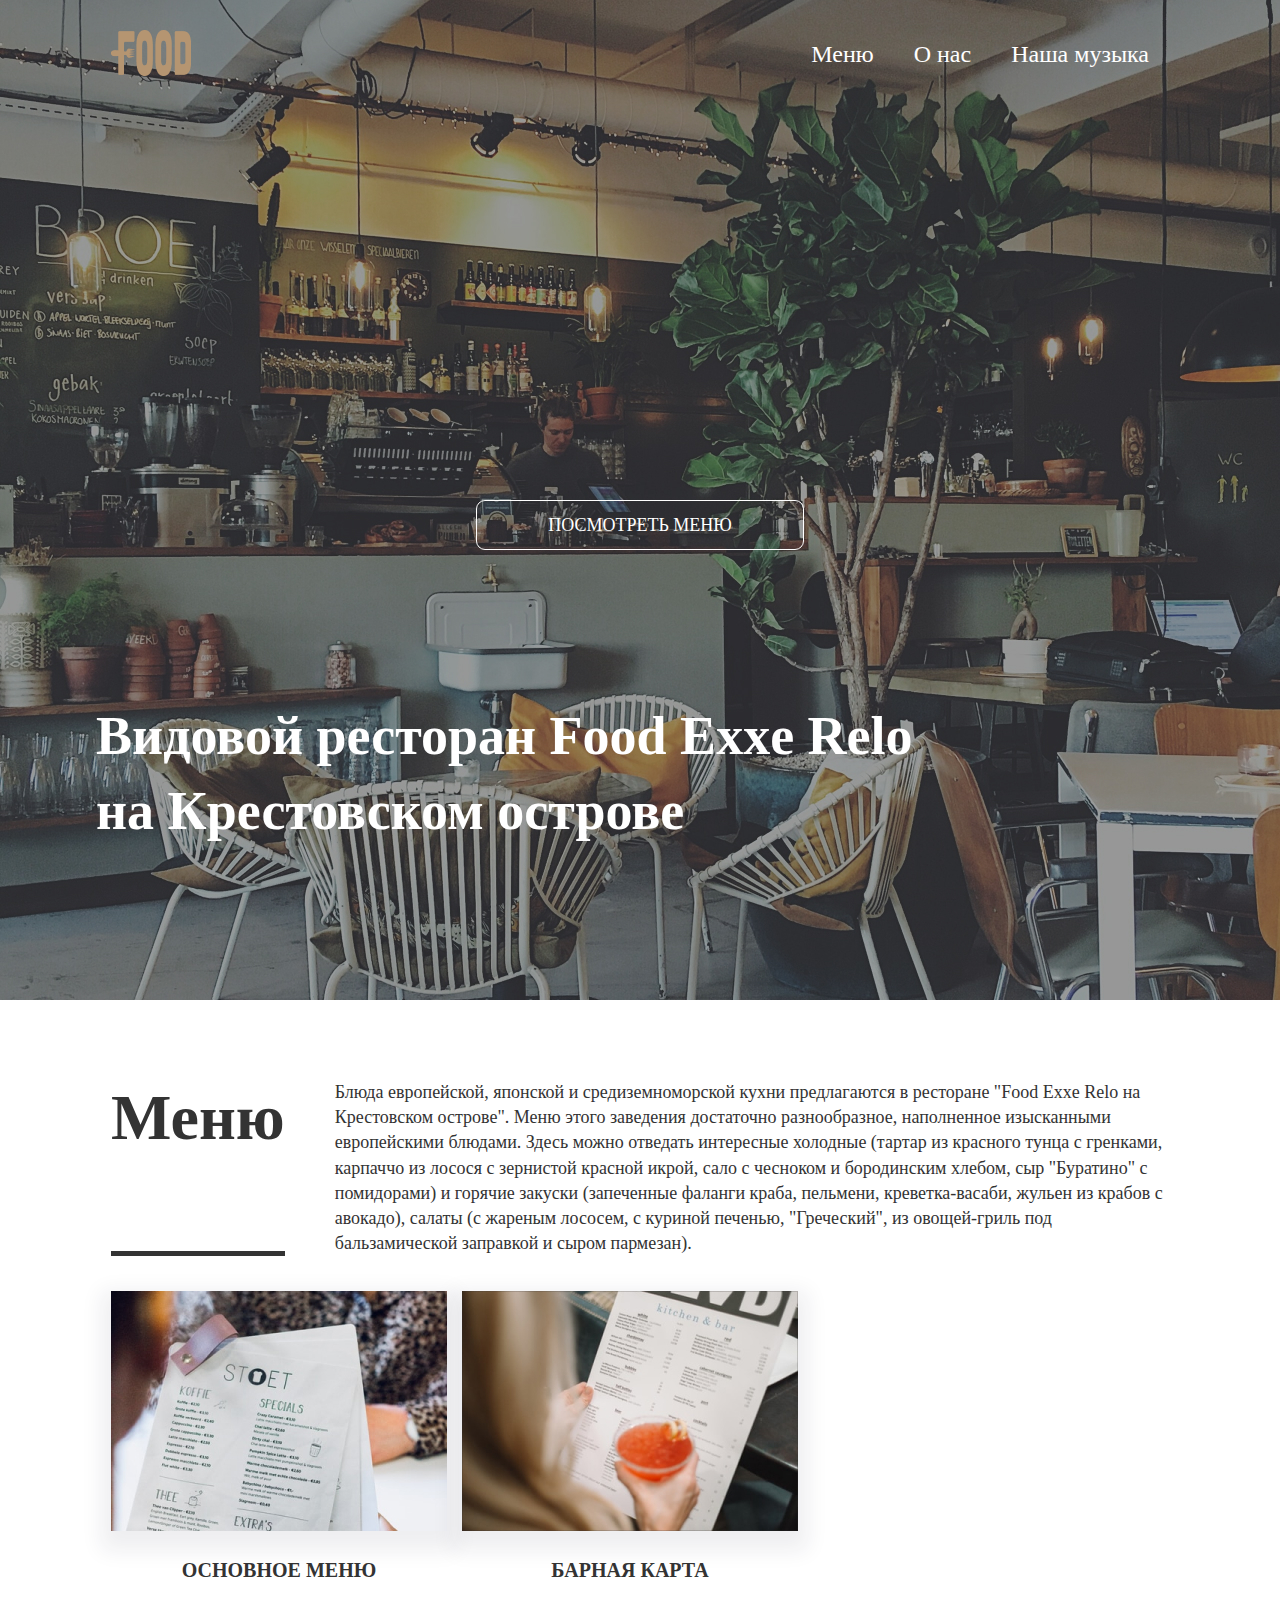
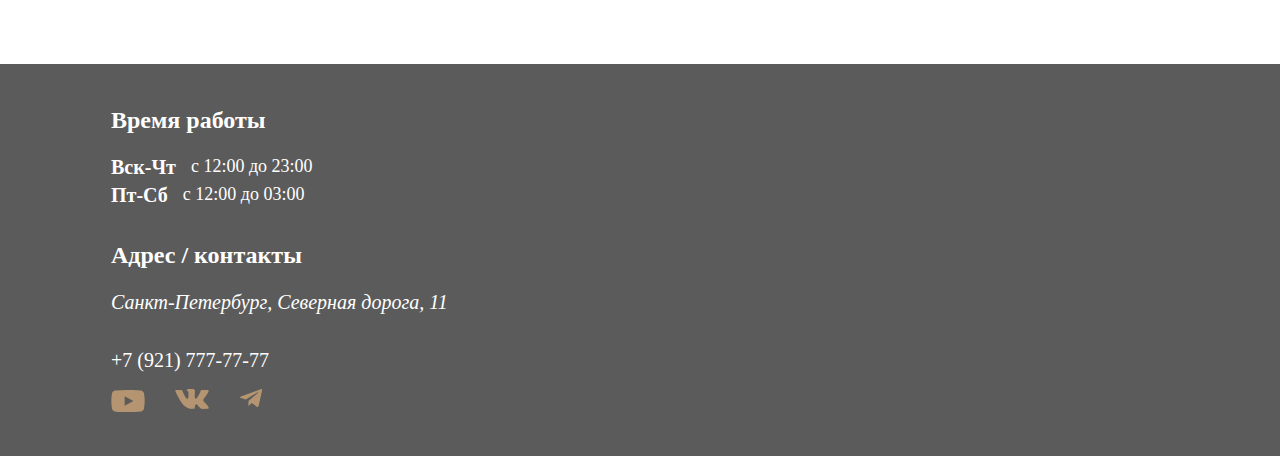
<file: index.html>
<!DOCTYPE html>
<html lang="ru">
<head>
   <meta charset="UTF-8">
   <meta http-equiv="X-UA-Compatible" content="IE=edge">
   <meta name="viewport" content="width=device-width, initial-scale=1.0">
   <link rel="icon" href="favicon.ico" type="image/x-icon">
   <link rel="stylesheet" href="styles/style.css">
   <title>Главная страница</title>
</head>
<body>
   <div class="wrapper">
<!---Шапка сайта--->
<header class="header">
   <div class="header__container">
      <a href="index.html" class="header__block">
         <img src="images/logo.png" alt="логотип" class="header__logo">
      </a>
   
      <nav class="header__nav">
         
         <ul class="header__list">
            <li class="header__item">
               <a class="header__link" href="menu.html" target="_blank">Меню</a>
            </li>
             <li>
               <a class="header__link" href="aboutUs.html" target="_blank">О нас</a>
            </li>
             <li>
               <a class="header__link" href="playlist.html" target="_blank">Наша музыка</a>
            </li>
         </ul>
      </nav>
   </div>
   
</header>
<!---Боковая панель--->
<aside class="aside">
   <div class="aside-block--1">

   </div>
   <div class="aside-block--2">

   </div>
</aside>
<main class="page">
   
      <section class="page__main main">
         <div class="main__container">
         <h1 class="main__title">Видовой ресторан Food Exxe Relo на Крестовском острове</h1>
         <a href="#" class="main__btn">Посмотреть меню</a>
      </div>
      </section>
       <section class="page__menu menu">
         <div class="menu__container">
            <div class="menu__top">
               <h2 class="menu__title">Меню</h2>
               <p class="menu__text">Блюда европейской, японской и средиземноморской кухни предлагаются в ресторане "Food Exxe Relo на Крестовском острове". Меню этого заведения достаточно разнообразное, наполненное изысканными европейскими блюдами. Здесь можно отведать интересные холодные (тартар из красного тунца с гренками, карпаччо из лосося с зернистой красной икрой, сало с чесноком и бородинским хлебом, сыр "Буратино" с помидорами) и горячие закуски (запеченные фаланги краба, пельмени, креветка-васаби, жульен из крабов с авокадо), салаты (с жареным лососем, с куриной печенью, "Греческий", из овощей-гриль под бальзамической заправкой и сыром пармезан). </p>
            </div>
          
            <div class="menu__items">
               <div class="menu__item item-menu">
                  <div class="item-menu__body">
                     <img src="images/categoriy-1.jpg" alt="категория" class="item-menu__img">
                     <a class="menu__link" href="#">Основное меню</a>
                  </div>
                 
               </div>
               <div class="menu__item">
                  <div class="item-menu__body">
                     <img src="images/categoriy-2.jpg" alt="категория" class="item-menu__img">
                     <a class="menu__link" href="#">Барная карта</a>
                  </div>
                  
               </div>
              
            </div>
         </div>
         
      </section>
   

</main>
<!---Подвал сайта--->
<footer class="footer">
   <div class="footer__container">
      <div class="footer__body">
         <p class="footer__text">Время работы</p>
         <div class="footer__timetable timetable">
            <div class="timetable__body">
               <h2 class="timetable__title">Вск-Чт</h2>
               <div class="timetable__text">с 12:00 до 23:00</div>
            </div>
            <div class="timetable__body">
               <h2 class="timetable__title">Пт-Сб</h2>
               <div class="timetable__text">с 12:00 до 03:00</div>
            </div>
         </div>
      </div>
      <p class="footer__text">Адрес / контакты</p>
      <address class="footer__address">
         Санкт-Петербург,
         Северная дорога, 11 
      </address>
      <a href="tel:+79217777777" class="footer__link">+7 (921) 777-77-77</a>
      <div class="footer__social social">
         <a href="#">
            <img src="images/social-1.svg" alt="ютуб">
         </a>
         <a href="#">
            <img src="images/social-2.svg" alt="ВК">
         </a>
         <a href="#">
            <img src="images/social-3.svg" alt="телеграмм">
         </a>
      </div>
      
   </div>
 
</footer>
   </div>
   
   
</body>
</html>
</file>
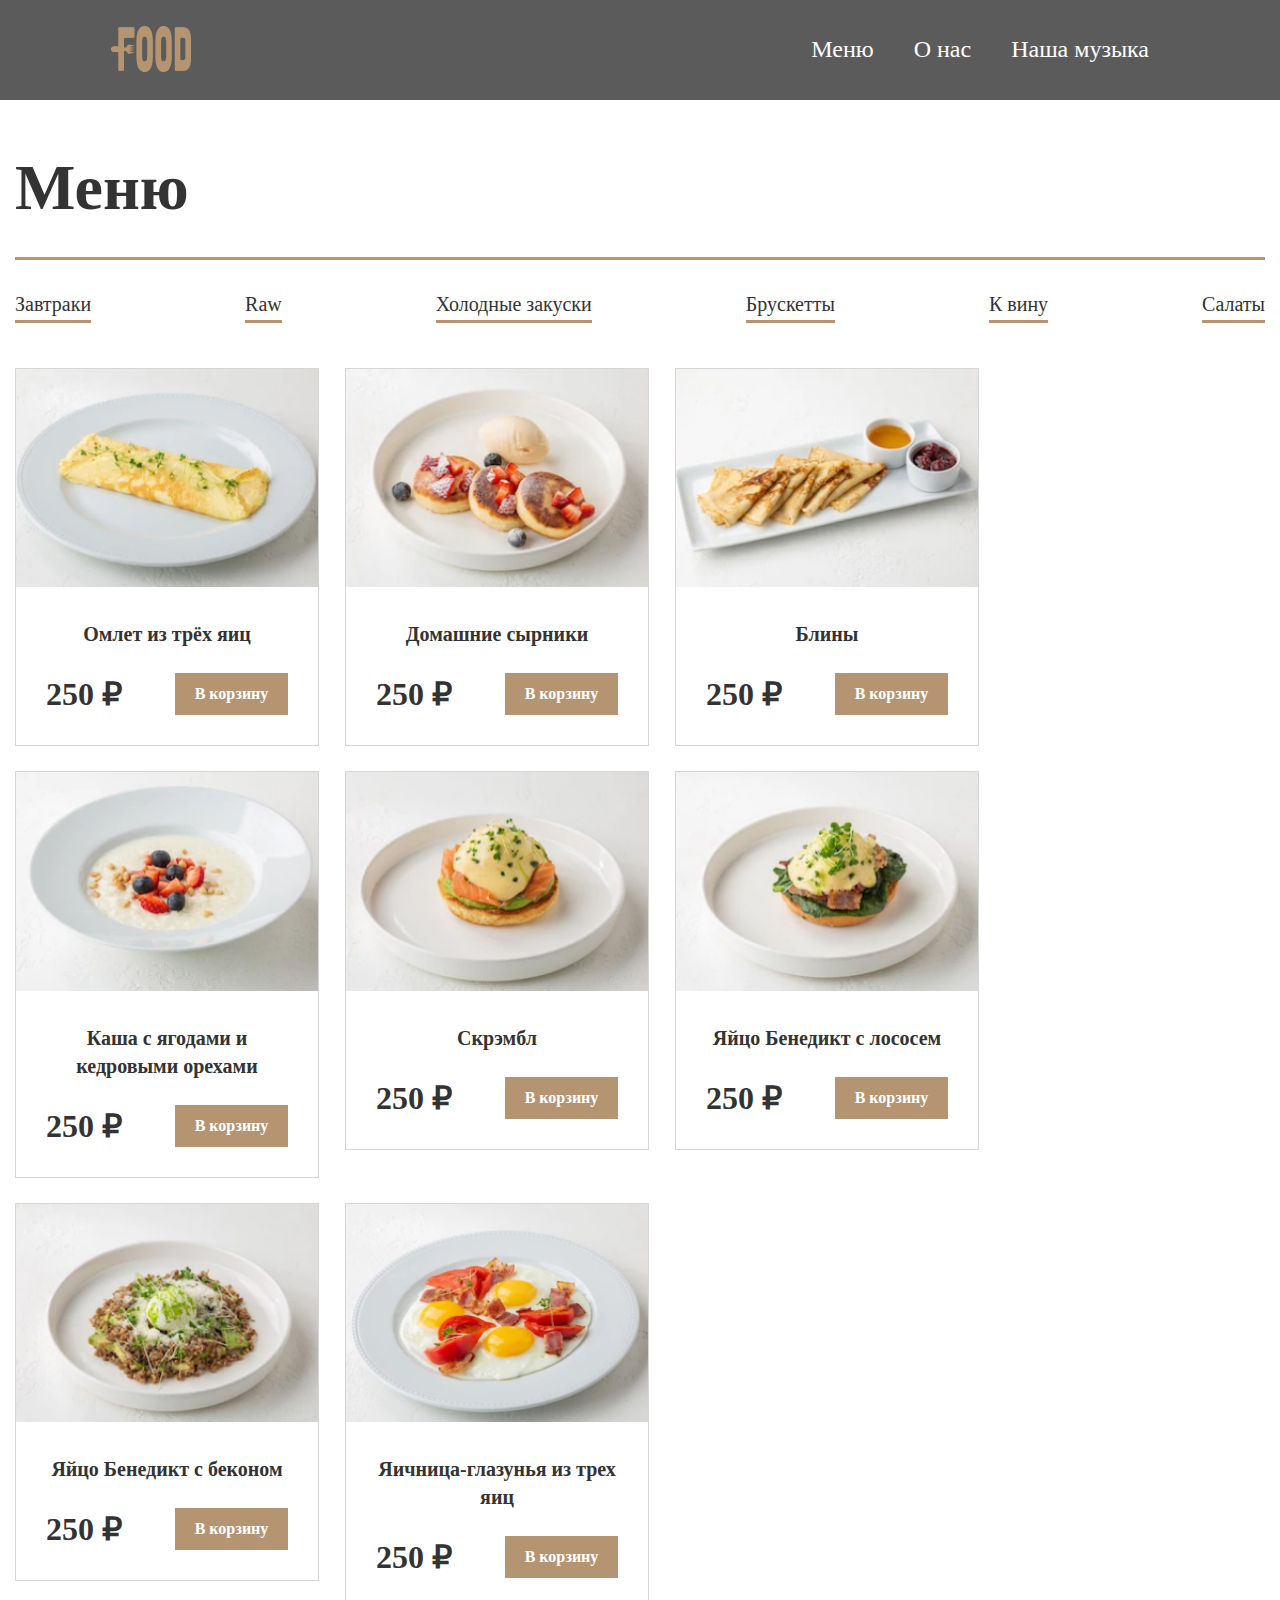
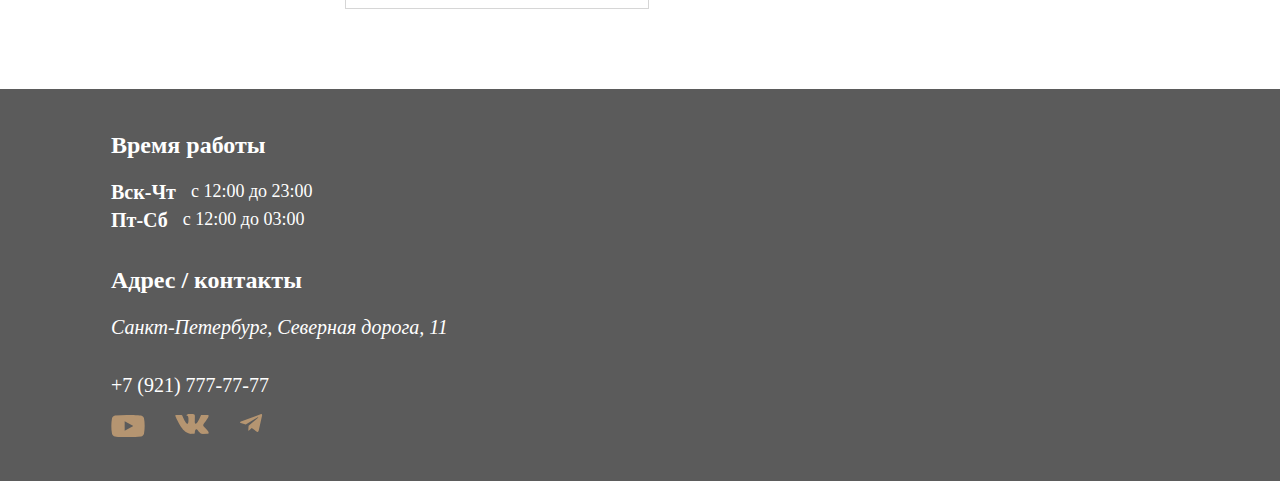
<file: menu.html>
<!DOCTYPE html>
<html lang="ru">
<head>
   <meta charset="UTF-8">
   <meta http-equiv="X-UA-Compatible" content="IE=edge">
   <meta name="viewport" content="width=device-width, initial-scale=1.0">
   <link rel="icon" href="favicon.ico" type="image/x-icon">
   <link rel="stylesheet" href="styles/style.css">
   <title>Главная страница</title>
</head>
<body>
   <div class="wrapper">
<!---Шапка сайта--->
<header class="header-menu">
   <div class="header__container">
      <a href="index.html" class="header__block">
         <img src="images/logo.png" alt="логотип" class="header__logo">
      </a>
      <nav class="header__nav">
         
         <ul class="header__list">
            <li class="header__item">
               <a class="header__link" href="menu.html" target="_blank">Меню</a>
            </li>
             <li>
               <a class="header__link" href="aboutUs.html" target="_blank">О нас</a>
            </li>
             <li>
               <a class="header__link" href="playlist.html" target="_blank">Наша музыка</a>
            </li>
         </ul>
      </nav>
   </div>
   
</header>
<!---Боковая панель--->
<aside class="aside">
   <div class="aside-block--1">

   </div>
   <div class="aside-block--2">

   </div>
</aside>
<main class="page menu-page">
   <div class="menu-page__container">
      <h1 class="menu-page__title">Меню</h1>
      <nav class="menu-page__nav">
         <ul class="menu-page__list">
            <li class="menu-page__item">
               <a href="#" class="menu-page__link">Завтраки </a>
            </li>
            <li class="menu-page__item">
               <a href="#" class="menu-page__link">Raw</a>
            </li>
            <li class="menu-page__item">
               <a href="#" class="menu-page__link">Холодные закуски</a>
            </li>
            <li class="menu-page__item">
               <a href="#" class="menu-page__link">Брускетты </a>
            </li>
            <li class="menu-page__item">
               <a href="#" class="menu-page__link">К вину </a>
            </li>
            <li class="menu-page__item">
               <a href="#" class="menu-page__link">Салаты</a>
            </li>
         </ul>
      </nav>
    
      <section class="menu-page__body body-menu">
         <div class="body-menu__items">
            <div class="body-menu__column">
               <div class="body-menu__item">
                  <img src="images/menu-1.jpg" alt="блюдо" class="body-menu__img">
                  <div class="body-menu__body">
                     <a href="#" class="body-menu__title">Омлет из трёх яиц</a>
                     <div class="body-menu__bottom">
                        <div class="body-menu__price">250 ₽</div>
                        <a href="#" class="body-menu__btn">В корзину</a>
                     </div>
                  </div>
                  
               </div>
               
            </div>
            <div class="body-menu__column">
               <div class="body-menu__item">
                  <img src="images/menu-2.jpg" alt="блюдо" class="body-menu__img">
                  <div class="body-menu__body">
                     <a href="#" class="body-menu__title">Домашние сырники</a>
                     <div class="body-menu__bottom">
                        <div class="body-menu__price">250 ₽</div>
                        <a href="#" class="body-menu__btn">В корзину</a>
                     </div>
                  </div>
                  
               </div>
               
            </div>
            <div class="body-menu__column">
               <div class="body-menu__item">
                  <img src="images/menu-3.jpg" alt="блюдо" class="body-menu__img">
                  <div class="body-menu__body">
                     <a href="#" class="body-menu__title">Блины</a>
                     <div class="body-menu__bottom">
                        <div class="body-menu__price">250 ₽</div>
                        <a href="#" class="body-menu__btn">В корзину</a>
                     </div>
                  </div>
                  
               </div>
               
            </div>
            <div class="body-menu__column">
               <div class="body-menu__item">
                  <img src="images/menu-4.jpg" alt="блюдо" class="body-menu__img">
                  <div class="body-menu__body">
                     <a href="#" class="body-menu__title">Каша c ягодами и кедровыми орехами</a>
                     <div class="body-menu__bottom">
                        <div class="body-menu__price">250 ₽</div>
                        <a href="#" class="body-menu__btn">В корзину</a>
                     </div>
                  </div>
                  
               </div>
               
            </div>
            <div class="body-menu__column">
               <div class="body-menu__item">
                  <img src="images/menu-5.jpg" alt="блюдо" class="body-menu__img">
                  <div class="body-menu__body">
                     <a href="#" class="body-menu__title">Скрэмбл</a>
                     <div class="body-menu__bottom">
                        <div class="body-menu__price">250 ₽</div>
                        <a href="#" class="body-menu__btn">В корзину</a>
                     </div>
                  </div>
                  
               </div>
               
            </div>
            <div class="body-menu__column">
               <div class="body-menu__item">
                  <img src="images/menu-6.jpg" alt="блюдо" class="body-menu__img">
                  <div class="body-menu__body">
                     <a href="#" class="body-menu__title">Яйцо Бенедикт с лососем</a>
                     <div class="body-menu__bottom">
                        <div class="body-menu__price">250 ₽</div>
                        <a href="#" class="body-menu__btn">В корзину</a>
                     </div>
                  </div>
                  
               </div>
               
            </div>
            <div class="body-menu__column">
               <div class="body-menu__item">
                  <img src="images/menu-7.jpg" alt="блюдо" class="body-menu__img">
                  <div class="body-menu__body">
                     <a href="#" class="body-menu__title">Яйцо Бенедикт с беконом</a>
                     <div class="body-menu__bottom">
                        <div class="body-menu__price">250 ₽</div>
                        <a href="#" class="body-menu__btn">В корзину</a>
                     </div>
                  </div>
                  
               </div>
               
            </div>
            <div class="body-menu__column">
               <div class="body-menu__item">
                  <img src="images/menu-8.jpg" alt="блюдо" class="body-menu__img">
                  <div class="body-menu__body">
                     <a href="#" class="body-menu__title">Яичница-глазунья из трех яиц</a>
                     <div class="body-menu__bottom">
                        <div class="body-menu__price">250 ₽</div>
                        <a href="#" class="body-menu__btn">В корзину</a>
                     </div>
                  </div>
                  
               </div>
               
            </div>
         </div>
      </section>
   </div>

   

</main>
<!---Подвал сайта--->
<footer class="footer">
   <div class="footer__container">
      <div class="footer__body">
         <p class="footer__text">Время работы</p>
         <div class="footer__timetable timetable">
            <div class="timetable__body">
               <h2 class="timetable__title">Вск-Чт</h2>
               <div class="timetable__text">с 12:00 до 23:00</div>
            </div>
            <div class="timetable__body">
               <h2 class="timetable__title">Пт-Сб</h2>
               <div class="timetable__text">с 12:00 до 03:00</div>
            </div>
         </div>
      </div>
      <p class="footer__text">Адрес / контакты</p>
      <address class="footer__address">
         Санкт-Петербург,
         Северная дорога, 11 
      </address>
      <a href="tel:+79217777777" class="footer__link">+7 (921) 777-77-77</a>
      <div class="footer__social social">
         <a href="#">
            <img src="images/social-1.svg" alt="ютуб">
         </a>
         <a href="#">
            <img src="images/social-2.svg" alt="ВК">
         </a>
         <a href="#">
            <img src="images/social-3.svg" alt="телеграмм">
         </a>
      </div>
      
   </div>
 
</footer>
   </div>
   
   
</body>
</html>
</file>
<file: styles/style.css>
[class*=__container] {
   width: 100%;
   max-width: 1088px;
   margin: 0 auto;
   padding: 0 15px;
 }
 * {
   padding: 0;
   margin: 0;
   border: 0;
 }
 
 *,
 *::before,
 *::after {
   -webkit-box-sizing: border-box;
   box-sizing: border-box;
 }
 html,
body {
  height: 100%;
  width: 100%;
  line-height: 1;
  -ms-text-size-adjust: 100%;
  -moz-text-size-adjust: 100%;
  -webkit-text-size-adjust: 100%;
}

 :focus,
 :active {
   outline: none;
 }
 
 a:focus,
 a:active {
   outline: none;
 }
 ul li {
   list-style: none;
 }
 a,
a:visited {
  text-decoration: none;
}
  

.wrapper{
   display: flex;
   flex-direction: column;
   min-height: 100%;
   overflow: hidden;
}
.header {
   position: absolute;
   z-index: 2;
   top: 30px;
   right: 0;
   width: 100%;
}
.header__container{
   display: flex;
   align-items: center;
   justify-content: space-between;
}

.header__list {
   display: flex;
   align-items: center;
}

.header__link {
   font-weight: 400;
   font-size: 24px;
   line-height: 140%;
   color: #FFFFFF;
   height: 42px;
   display: flex;
   align-items: center;
   justify-content: center;
   text-align: center;
   padding: 0 20px;
   transition:background-color 0.3s;

}
.header__link:hover{
   background-color: #B59571;

}

.page {
   flex: 1 1 100%;
}

.main {
   
   background-image: url('../images/background.jpg');
   background-size: cover;
   background-repeat: no-repeat;
   background-position: center;
   height: 1000px;
   width: 100%;
   margin-bottom: 80px;
}
.main__container{
   position: relative;
   width: 100%;
   height: 100%;
}
.main__title{
   position: absolute;
   bottom: 150px;
   left: 0;
   font-weight: 700;
   font-size: 54px;
   line-height: 140%;
   color: #FFFFFF;
   max-width: 856px;

}
.main__btn {
   position: absolute;
   font-size: 18px;
   text-transform: uppercase;
   left: 50%;
   top: 50%;
   transform: translate(-50%);
   color: #fff;
   display: flex;
   align-items: center;
   justify-content: center;
   max-width: 328px;
   width: 100%;
   height: 50px;
   border: 1px solid #fff;
   border-radius: 9px;
   transition:background-color 0.3s ;
}
.main__btn:hover{
   background-color: burlywood;
}

.menu {
   margin-bottom: 80px;
}
.menu__top{
   display: flex;
   margin-bottom: 35px;
}
.menu__title {
   font-weight: 700;
   font-size: 64px;
   line-height: 120%;
   color: #333333;
   margin-right: 50px;
   padding-bottom: 10px;
   border-bottom: 5px solid #333333;
}
.menu__text {
   font-weight: 400;
   font-size: 18px;
   line-height: 140%;
   color: #333333;
}
.menu__items {
   display: flex;
   flex-wrap: wrap;
}
.menu__item {
   margin-right: 15px;
}

.item-menu__body {
   display: flex;
   flex-direction: column;
   align-items: center;
}
.item-menu__img {
   box-shadow: 0px 10px 20px 10px rgba(30, 25, 63, 0.07);
   margin-bottom: 25px;

}
.menu__link {
   font-weight: 700;
   font-size: 20px;
   line-height: 140%;
   text-transform: uppercase;
   color: #333333;

}
.footer {
   background: #5B5B5B;
   padding: 40px 0;
}

.footer__text {
   font-weight: 700;
   font-size: 24px;
   line-height: 140%;
   color: #FFFFFF;
   margin-bottom: 15px;
}

.timetable {
   margin-bottom: 30px;
}
.timetable__body {
   display: flex;
   align-items: center;
}
.timetable__title {
   font-weight: 700;
   font-size: 20px;
   line-height: 140%;
   color: #FFFFFF;
   margin-right: 15px;

}
.timetable__text {
   font-weight: 400;
   font-size: 18px;
   line-height: 140%;
   color: #FFFFFF;
}
.footer__address {
   font-weight: 400;
   font-size: 20px;
   line-height: 140%;
   color: #FFFFFF;
   margin-bottom: 30px;

}

.social {
   display: flex;
}
.social img{
   margin-right: 30px;
}
.footer__link {
   display: inline-block;
   font-weight: 400;
   font-size: 20px;
   line-height: 140%;
   color: #FFFFFF;
   margin-bottom: 15px;
}




/*MENU PAGE*/

.header-menu{
   width: 100%;
   height: 100px;
   display: flex;
   align-items: center;
   background-color: #5B5B5B;
   margin-bottom: 50px;
}
.menu-page__container {
   max-width: 1326px;
}
.menu-page__title {
   font-weight: 700;
   font-size: 64px;
   line-height: 120%;
   color: #333333;
   margin-bottom: 30px;
   display: flex;
   width: 100%;
   padding-bottom: 30px;
   border-bottom: 3px solid #B59571;

}
.menu-page__nav {
   margin-bottom: 50px;
}
.menu-page__list {
   display: flex;
   align-items: center;
   justify-content: space-between;
}
.menu-page__item {
}
.menu-page__link {
   font-weight: 400;
   font-size: 20px;
   line-height: 140%;
   color: #333333;
   padding-bottom: 5px;
   border-bottom: 3px solid #B59571;
}
.menu-page__body {

}
.body-menu {
   margin-bottom: 80px;
}
.body-menu__items {
   display: flex;
   flex-wrap: wrap;
   margin-bottom: -25px;
   margin-right: -26px;
}
.body-menu__column {
   flex: 0 1 330px;
   padding-bottom: 25px;
   padding-right: 26px;
}
.body-menu__item {
   border: 1px solid rgba(51, 51, 51, 0.2);
}
.body-menu__img {
   max-width: 100%;
}
.body-menu__title {
   font-weight: 700;
   font-size: 20px;
   line-height: 140%;
   text-align: center;
   display: block;
   color: #333333;
   margin-bottom: 25px;
}
.body-menu__body{
   padding: 30px;
}
.body-menu__bottom {
   display: flex;
   align-items: center;
   justify-content: space-between;
}
.body-menu__price {
   font-weight: 700;
   font-size: 32px;
   line-height: 120%;
   color: #333333;
}
.body-menu__btn {
   background: #B59571;
   font-weight: 700;
   font-size: 16px;
   line-height: 140%;
   text-align: center;
   color: #FFFFFF;
   display: flex;
   align-items: center;
   justify-content: center;
   width: 113px;
   height: 42px;
}

/*О НАС*/

.page {
}
.page-aboutUs {
}
.page-aboutUs__container {
}
.page-aboutUs__title {
   font-weight: 700;
   font-size: 64px;
   line-height: 120%;
   color: #333333;
   margin-bottom: 30px;
   display: flex;
   width: 100%;
   padding-bottom: 30px;
   border-bottom: 3px solid #B59571;
}
.page-aboutUs__body {
   max-width: 530px;
   width: 100%;
}
.page-aboutUs__video{
   max-width: 100%;
}

/*ПЛЭЙЛИСТ*/

.page {
}
.page-playlist {
}
.page-playlist__container {
}
.page-playlist__title {
   font-weight: 700;
   font-size: 64px;
   line-height: 120%;
   color: #333333;
   margin-bottom: 30px;
   display: flex;
   width: 100%;
   padding-bottom: 30px;
   border-bottom: 3px solid #B59571;

}
.page-playlist__body {
   
}
</file>
